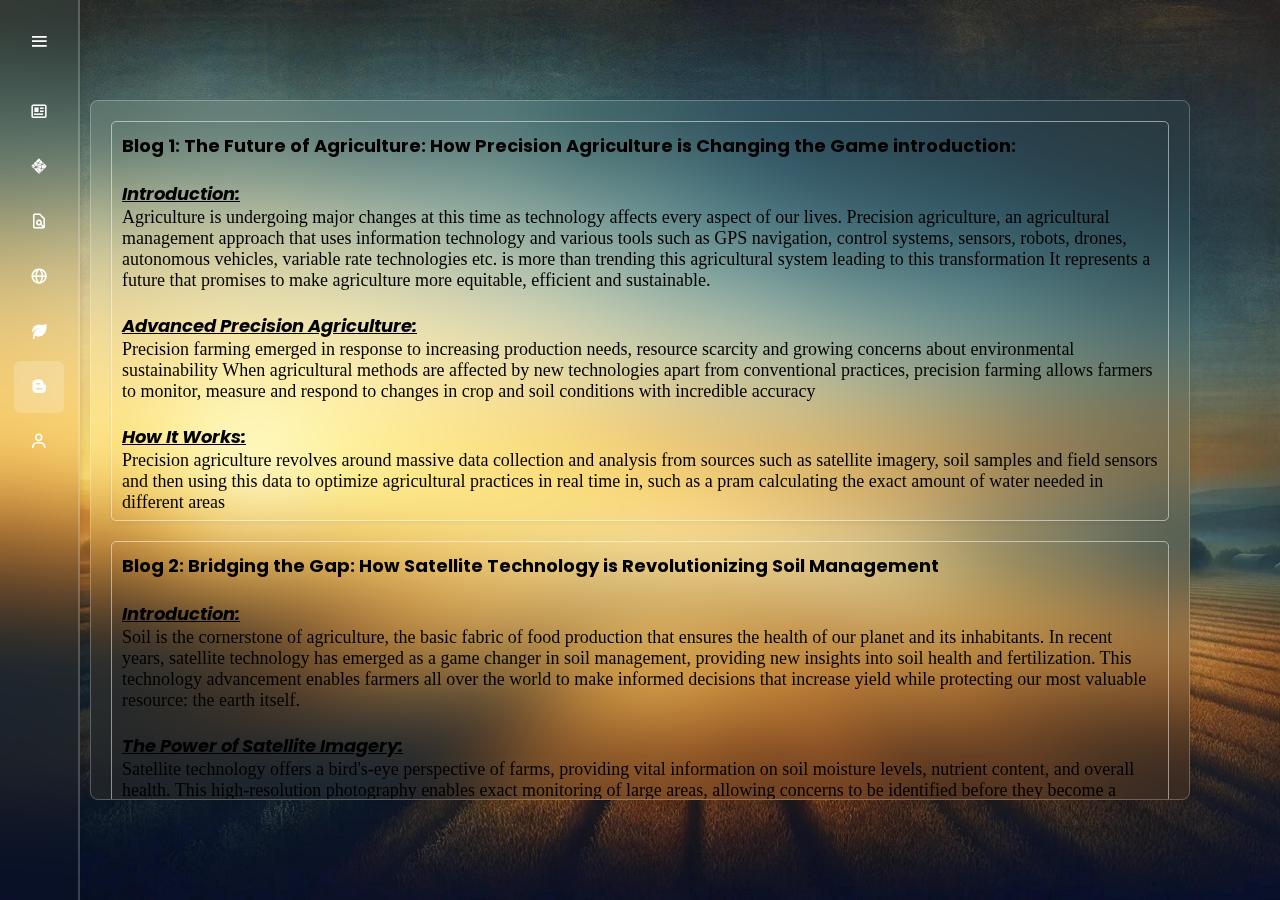
<file: templates/Blog.html>
<!DOCTYPE html>
<html lang="en">

<head>
    <meta charset="UTF-8">
    <meta http-equiv="X-UA-Compatible" content="IE=edge">
    <meta name="viewport" content="width=device-width, initial-scale=1.0">
    <title>AgroTech</title>
    <link href='https://unpkg.com/boxicons@2.1.4/css/boxicons.min.css' rel='stylesheet'>
    <style>
        @import url('https://fonts.googleapis.com/css2?family=Poppins:wght@300;400;500;600;700;800;900&display=swap');

* {
    margin: 0; 
    padding: 0; 
    box-sizing: border-box;
    font-family: 'Poppins', sans-serif;
}

body {
    min-height: 100vh;
    background: url('Blog_BG.jpg') no-repeat;
    background-size: cover;
    background-position: center;
}
#info-text-box {
    color: #000;
    border-radius: 8px;
    padding: 20px;
    width: 1100px; 
    height: 700px; 
    overflow-y: auto; 
    -webkit-backdrop-filter: blur(40px);
    backdrop-filter: blur(40px);
    border: 1px solid rgba(255, 255, 255, 0.25);
    font-family: 'Times New Roman', Times, serif;
    font-size: 20px;
    box-shadow: 0 4px 8px rgba(0, 0, 0, 0.1);
    position: absolute;
    top: 50%;
    left: 50%;
    transform: translate(-50%, -50%);
}


.inner-text-box {
    border-radius: 5px;
    padding: 10px;
    margin-bottom: 20px; 
    width: 100%; 
    height: 400px; 
    overflow-y: auto; 
    -webkit-backdrop-filter: blur(80px);
    backdrop-filter: blur(80px);
    border: 1px solid rgba(255, 255, 255, 0.5);
    font-family: 'Times New Roman', Times, serif;
    font-size: 18px;
    box-shadow: 0 2px 4px rgba(0, 0, 0, 0.05);
}

.sidebar{
    position: fixed;
    top: 0;
    left: 0;
    width: 80px;
    height: 100%;
    background: transparent;
    -webkit-backdrop-filter: blur(40px);
    backdrop-filter: blur(40px);
    border-right: 2px solid rgba(255, 255, 255, .2);
    box-shadow: 0 0 10px rgba(0, 0, 0, .2);
    padding: 6px 14px;
    transition: .5s;
}

.sidebar.active {
    width: 260px;
}

.sidebar .logo-menu {
    display: flex;
    align-items: center;
    width: 100%;
    height: 70px;
}

.sidebar .logo-menu .logo {
    font-size: 25px;
    color: #fff;
    pointer-events: none;
    opacity: 0;
    transition: .3s;
}

.sidebar.active .logo-menu .logo {
    opacity: 1;
    transition-delay: .2s;
}

.sidebar .logo-menu .toggle-btn {
    position: absolute;
    left: 50%;
    transform: translateX(-50%);
    width: 40px;
    height: 40px;
    font-size: 22px;
    color: #fff;
    text-align: center;
    line-height: 40px;
    cursor: pointer;
    transition: .5s;
}

.sidebar.active .logo-menu .toggle-btn {
    left: 90%;
}

.sidebar .list {
    margin-top: 10px;
}


.list .list-item {
    list-style: none;
    width: 100%;
    height: 50px;
    margin: 5px 0;
    line-height: 50px;
}

.list .list-item a {
    display: flex;
    align-items: center;
    font-size: 18px;
    color : #fff;
    text-decoration: none;
    border-radius: 6px;
    white-space: nowrap;
    transition: .5s;
}

.list .list-item.active a,
.list .list-item a:hover{
    background: rgba(255, 255, 255, .2);
}

.list .list-item a i {
    min-width: 50px;
    height: 50 px;
    text-align: center;
    line-height: 50px;
}

.sidebar .link-name {
    opacity: 0;
    pointer-events: none;
    transition: opacity .3s;
}

.sidebar.active .link-name {
    opacity: 1;
    pointer-events: auto;

}

</style>
</head>

<body>
    <nav class = "sidebar">
        <div class="logo-menu">
            <h2 class="logo">AGROTECH</h2>
            <i class='bx bx-menu toggle-btn'></i>
        </div>
        <ul class = "list">
            <li class = "list-item">
                <a href = "#">
                    <p onclick="openOtherPage('News.html')">
                    <i class = 'bx bx-news'></i>
                    </p>
                    <span class = "link-name"><p onclick="openOtherPage('News.html')">News</p></span>
                </a>
            </li>
            <li class = "list-item">
                <a href = "#">
                    <p onclick="openOtherPage('OurTechnology.html')"><i class = 'bx bxl-netlify'></i></p>
                    <span class = "link-name"><p onclick="openOtherPage('OurTechnology.html')">Our Technology</p></span>
                </a>
            </li>
            <li class = "list-item">
                <a href = "#">
                    <p onclick="openOtherPage('Track.html')">
                    <i class = 'bx bx-file-find'></i>
                    </p>
                    <span class = "link-name"><p onclick="openOtherPage('Track.html')">Track</p></span>
                </a>
            </li>
            <li class = "list-item">
                <a href = "#">
                    <p onclick="openOtherPage('Global Expansion.html')">
                    <i class = 'bx bx-globe'></i>
                    </p>
                    <span class = "link-name"><p onclick="openOtherPage('Global Expansion.html')">Global Expansion</p></span>
                </a>
            </li>
            <li class = "list-item">
                <a href = "#">
                    <p onclick="openOtherPage('John Deere.html')">
                    <i class = 'bx bxs-leaf'></i>
                </p>
                    <span class = "link-name"><p onclick="openOtherPage('John Deere.html')">John Deere</p></span>
                </a>
            </li>
            <li class = "list-item active">
                <a href = "#">
                    <p onclick="openOtherPage('Blog.html')">
                    <i class = 'bx bxl-blogger'></i>
                    </p>
                    <span class = "link-name"><p onclick="openOtherPage('Blog.html')">Blog</p></span>
                </a>
            </li>
            <li class = "list-item">
                <a href = "#">
                    <p onclick="openOtherPage('Contact.html')">
                    <i class = 'bx bx-user'></i>
                    </p>
                    <span class = "link-name"><p onclick="openOtherPage('Contact.html')">Contact</p></span>
                </a>
            </li>
        </ul>
    </nav>
    <div id="info-text-box">
        <div class="inner-text-box">
            <b>Blog 1: The Future of Agriculture: How Precision Agriculture is Changing the Game
                introduction:
                </b>
            <br><br>
            <i><b><u>Introduction:</u></b></i><br>

    Agriculture is undergoing major changes at this time as technology affects every aspect of our lives. Precision agriculture, an agricultural management approach that uses information technology and various tools such as GPS navigation, control systems, sensors, robots, drones, autonomous vehicles, variable rate technologies etc. is more than trending this agricultural system leading to this transformation It represents a future that promises to make agriculture more equitable, efficient and sustainable.

<br><br>

<i><b><u>Advanced Precision Agriculture:</u></b></i><br>
Precision farming emerged in response to increasing production needs, resource scarcity and growing concerns about environmental sustainability When agricultural methods are affected by new technologies apart from conventional practices, precision farming allows farmers to monitor, measure and respond to changes in crop and soil conditions with incredible accuracy
<br><br>

<i><b><u>How It Works:</u></b></i><br>
Precision agriculture revolves around massive data collection and analysis from sources such as satellite imagery, soil samples and field sensors and then using this data to optimize agricultural practices in real time in, such as a pram calculating the exact amount of water needed in different areas

<br><br>
<i><b><u>Benefits for farmers:</u></b></i><br>
The benefits of precision farming are numerous. Allowing farmers to use resources more efficiently not only increases crop yields and quality, but also reduces the impact of agricultural activities on the environment All farmers are looking for new options for them the crops and their land have flourished, with great profit and prosperity
<br><br>
<i><b><u>Future and Present:</u></b></i><br>
A future of precision agriculture holds endless possibilities. Increasing advances in technology and research are providing the next generation of farmers with tools and insights that were unimaginable just a few decades ago. Combining artificial intelligence and machine learning with precision farming also promises significant savings through automated decision-making and streamlining of farm operations that reduce some weeds are raised to improve efficiency
<br><br>

<i><b><u>Conclusion:</u></b></i><br>
Precision farming: We changed the field. Farmers can meet today’s challenges by leveraging technology and information, and assuring food security and sustainability for future generations. The importance of adopting this technology moving forward cannot be stressed enough. The future of agriculture is now, and that’s perfect.
        </div>
        <div class="inner-text-box">
            <b>Blog 2: Bridging the Gap: How Satellite Technology is Revolutionizing Soil Management
</b><br><br><i><b><u>Introduction:</u></b></i><br>
Soil is the cornerstone of agriculture, the basic fabric of food production that ensures the health of our planet and its inhabitants. In recent years, satellite technology has emerged as a game changer in soil management, providing new insights into soil health and fertilization. This technology advancement enables farmers all over the world to make informed decisions that increase yield while protecting our most valuable resource: the earth itself.
<br><br>
<i><b><u>The Power of Satellite Imagery:</u></b></i><br>
Satellite technology offers a bird's-eye perspective of farms, providing vital information on soil moisture levels, nutrient content, and overall health. This high-resolution photography enables exact monitoring of large areas, allowing concerns to be identified before they become a problem and soil management approaches to be tailored to each plot's individual needs.
<br><br>
<i><b><u>Transforming Soil Management:</u></b></i><br>
Farmers that have access to accurate, real-time soil information can better manage irrigation schedules, apply fertilizer, and implement conservation strategies. Satellite technology not only improves operational efficiency, but it also promotes sustainable farming methods by lowering runoff and minimizing environmental effect.
<br><br>
<i><b><u>The Benefits Are Clear:</u></b></i><br>
The advantages of satellite-based soil management are numerous. Improved soil health contributes to higher crop yields and higher-quality produce, whereas sustainable techniques assure the long-term viability of agricultural land. Furthermore, by lowering their reliance on water and chemical inputs, farmers may reduce costs and boost profitability while also contributing to the health of the world.
<br><br>
<i><b><u>Looking Ahead:</u></b></i><br>
As satellite technology advances, its uses in agriculture will only grow. Future advancements may include more precise soil and crop health monitoring, predictive analytics for crop diseases, and automated farming operations. The potential for innovation is enormous, pointing to a future in which satellite technology and soil management work in tandem.
<br><br>
<i><b><u>Conclusion:</u></b></i><br>
Satellite technology is transforming how we understand and manage soil, bridging the gap between traditional farming practices and the future of agriculture. This technology not only improves farming sustainability and profitability by giving farmers the tools they need to optimize soil health and crop output, but it also ensures our planet's well-being for future generations. As we continue to investigate the possibilities, one thing becomes clear: the future of soil management looks promising.

</div>

    </div>
    <script src="script.js"></script>
    <script>
        function openOtherPage(filename) {
          window.location.href = filename; // Use window.location.href for same tab
        }
      </script>
</body>
</html>
</file>
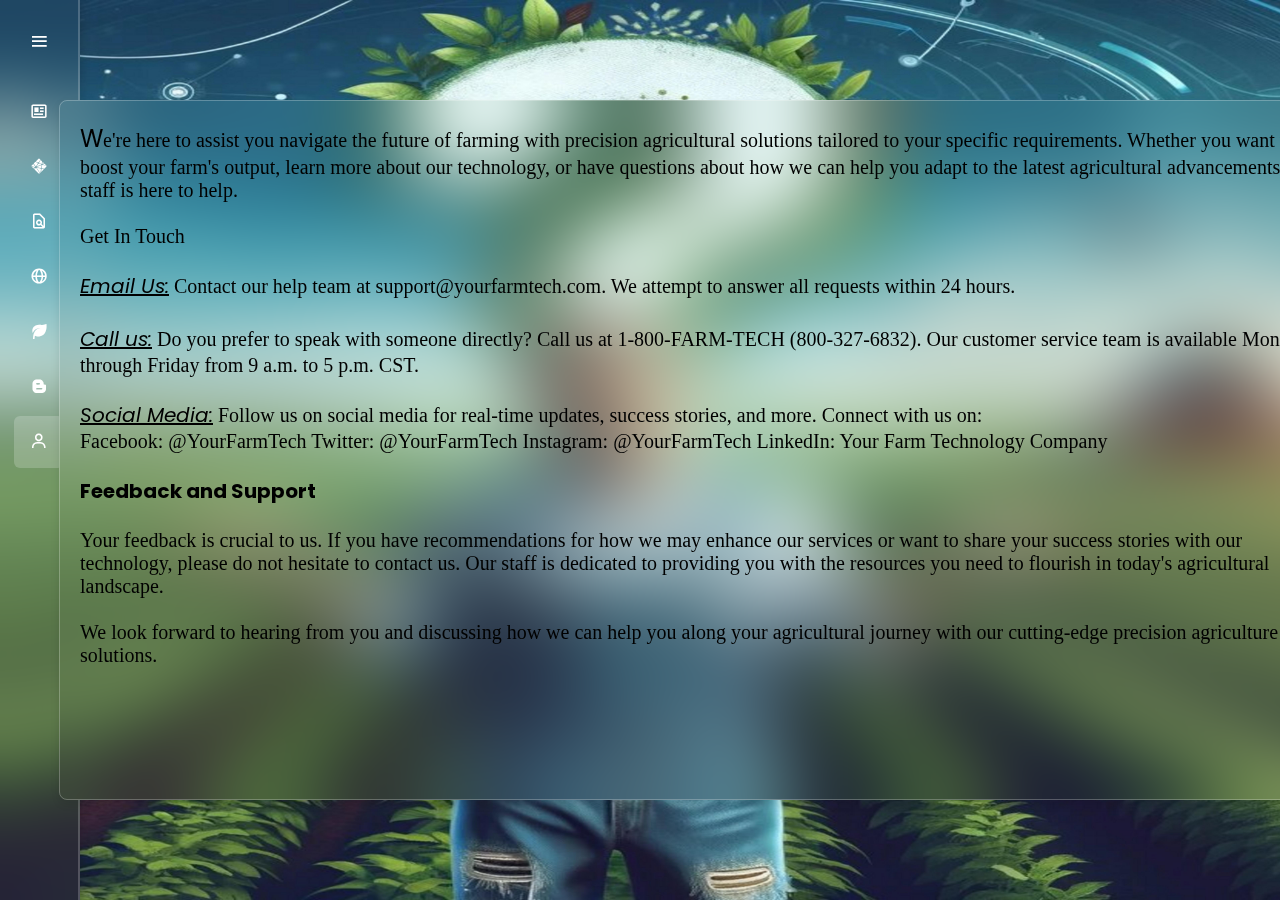
<file: templates/Contact.html>
<!DOCTYPE html>
<html lang="en">

<head>
    <meta charset="UTF-8">
    <meta http-equiv="X-UA-Compatible" content="IE=edge">
    <meta name="viewport" content="width=device-width, initial-scale=1.0">
    <title>AgroTech</title>
    <link href='https://unpkg.com/boxicons@2.1.4/css/boxicons.min.css' rel='stylesheet'>
    <style>
        @import url('https://fonts.googleapis.com/css2?family=Poppins:wght@300;400;500;600;700;800;900&display=swap');

* {
    margin: 0; 
    padding: 0; 
    box-sizing: border-box;
    font-family: 'Poppins', sans-serif;
}

body {
    min-height: 100vh;
    background: url('i20.jpg') no-repeat;
    background-size: cover;
    background-position: center;
}

.sidebar{
    position: fixed;
    top: 0;
    left: 0;
    width: 80px;
    height: 100%;
    background: transparent;
    -webkit-backdrop-filter: blur(40px);
    backdrop-filter: blur(40px);
    border-right: 2px solid rgba(255, 255, 255, .2);
    box-shadow: 0 0 10px rgba(0, 0, 0, .2);
    padding: 6px 14px;
    transition: .5s;
}

#info-text-box {
    color: #000; 
    border-radius: 8px; 
    padding: 20px; 
    width: 1290px; 
    height: 700px; 
    overflow-y: auto; 
    -webkit-backdrop-filter: blur(40px);
    backdrop-filter: blur(40px); 
    border: 1px solid rgba(255, 255, 255, 0.25); 
    font-family: 'Times New Roman', Times, serif; 
    font-size: 20px; 
    box-shadow: 0 4px 8px rgba(0, 0, 0, 0.1); 
    position: absolute; 
    top: 50%; 
    left: 55%; 
    transform: translate(-50%, -50%); 
}

.sidebar.active {
    width: 260px;
}

.sidebar .logo-menu {
    display: flex;
    align-items: center;
    width: 100%;
    height: 70px;
}

.sidebar .logo-menu .logo {
    font-size: 25px;
    color: #fff;
    pointer-events: none;
    opacity: 0;
    transition: .3s;
}

.sidebar.active .logo-menu .logo {
    opacity: 1;
    transition-delay: .2s;
}

.sidebar .logo-menu .toggle-btn {
    position: absolute;
    left: 50%;
    transform: translateX(-50%);
    width: 40px;
    height: 40px;
    font-size: 22px;
    color: #fff;
    text-align: center;
    line-height: 40px;
    cursor: pointer;
    transition: .5s;
}

.sidebar.active .logo-menu .toggle-btn {
    left: 90%;
}

.sidebar .list {
    margin-top: 10px;
}


.list .list-item {
    list-style: none;
    width: 100%;
    height: 50px;
    margin: 5px 0;
    line-height: 50px;
}

.list .list-item a {
    display: flex;
    align-items: center;
    font-size: 18px;
    color : #fff;
    text-decoration: none;
    border-radius: 6px;
    white-space: nowrap;
    transition: .5s;
}

.list .list-item.active a,
.list .list-item a:hover{
    background: rgba(255, 255, 255, .2);
}

.list .list-item a i {
    min-width: 50px;
    height: 50 px;
    text-align: center;
    line-height: 50px;
}

.sidebar .link-name {
    opacity: 0;
    pointer-events: none;
    transition: opacity .3s;
}

.sidebar.active .link-name {
    opacity: 1;
    pointer-events: auto;

}
    </style>
</head>

<body>
    <nav class = "sidebar">
        <div class="logo-menu">
            <h2 class="logo">AGROTECH</h2>
            <i class='bx bx-menu toggle-btn'></i>
        </div>
        <ul class = "list">
            <li class = "list-item">
                <a href = "#">
                    <p onclick="openOtherPage('News.html')">
                    <i class = 'bx bx-news'></i>
                    </p>
                    <span class = "link-name"><p onclick="openOtherPage('News.html')">News</p></span>
                </a>
            </li>
            <li class = "list-item">
                <a href = "#">
                    <p onclick="openOtherPage('OurTechnology.html')"><i class = 'bx bxl-netlify'></i></p>
                    <span class = "link-name"><p onclick="openOtherPage('OurTechnology.html')">Our Technology</p></span>
                </a>
            </li>
            <li class = "list-item">
                <a href = "#">
                    <p onclick="openOtherPage('Track.html')">
                    <i class = 'bx bx-file-find'></i>
                    </p>
                    <span class = "link-name"><p onclick="openOtherPage('Track.html')">Track</p></span>
                </a>
            </li>
            <li class = "list-item">
                <a href = "#">
                    <p onclick="openOtherPage('Global Expansion.html')">
                    <i class = 'bx bx-globe'></i>
                    </p>
                    <span class = "link-name"><p onclick="openOtherPage('Global Expansion.html')">Global Expansion</p></span>
                </a>
            </li>
            <li class = "list-item">
                <a href = "#">
                    <p onclick="openOtherPage('John Deere.html')">
                    <i class = 'bx bxs-leaf'></i>
                </p>
                    <span class = "link-name"><p onclick="openOtherPage('John Deere.html')">John Deere</p></span>
                </a>
            </li>
            <li class = "list-item">
                <a href = "#">
                    <p onclick="openOtherPage('Blog.html')">
                    <i class = 'bx bxl-blogger'></i>
                    </p>
                    <span class = "link-name"><p onclick="openOtherPage('Blog.html')">Blog</p></span>
                </a>
            </li>
            <li class = "list-item active">
                <a href = "#">
                    <p onclick="openOtherPage('Contact.html')">
                    <i class = 'bx bx-user'></i>
                    </p>
                    <span class = "link-name"><p onclick="openOtherPage('Contact.html')">Contact</p></span>
                </a>
            </li>
        </ul>
    </nav>
    <div id="info-text-box">
        <big>W</big>e're here to assist you navigate the future of farming with precision agricultural solutions tailored to your specific requirements. Whether you want to boost your farm's output, learn more about our technology, or have questions about how we can help you adapt to the latest agricultural advancements, our staff is here to help.
<br><br>
Get In Touch<br><br>
<u><i>Email Us:</i></u> Contact our help team at support@yourfarmtech.com. We attempt to answer all requests within 24 hours.
<br><br>
<u><i>Call us:</i></u> Do you prefer to speak with someone directly? Call us at 1-800-FARM-TECH (800-327-6832). Our customer service team is available Monday through Friday from 9 a.m. to 5 p.m. CST.
<br><br>
<u><i>Social Media:</i></u> Follow us on social media for real-time updates, success stories, and more. Connect with us on:
<br>
Facebook: @YourFarmTech
Twitter: @YourFarmTech
Instagram: @YourFarmTech
LinkedIn: Your Farm Technology Company
<br><br>
<b>Feedback and Support</b><br>
<br>
Your feedback is crucial to us. If you have recommendations for how we may enhance our services or want to share your success stories with our technology, please do not hesitate to contact us. Our staff is dedicated to providing you with the resources you need to flourish in today's agricultural landscape.
<br><br>
We look forward to hearing from you and discussing how we can help you along your agricultural journey with our cutting-edge precision agriculture solutions.

    </div>
    <script src="script.js"></script>
    <script>
        function openOtherPage(filename) {
          window.location.href = filename; // Use window.location.href for same tab
        }
      </script>
</body>
</html>
</file>
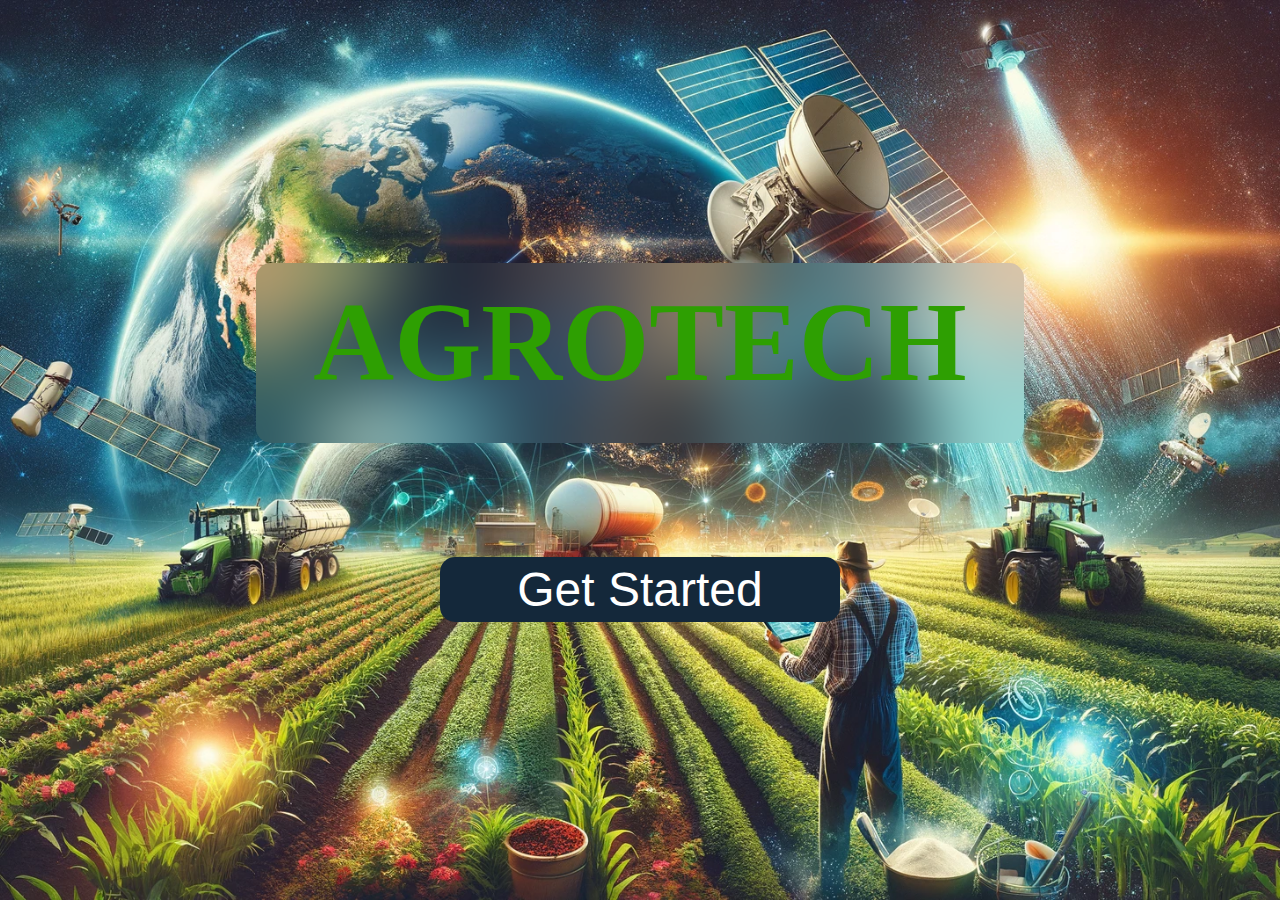
<file: templates/GetStarted.html>
<html>
<head>
<meta charset="UTF-8">
<meta name="viewport" content="width=device-width, initial-scale=1.0">
<title>AGROTECH</title>
<style>
  body, html {
    height: 100%;
    margin: 0;
    display: flex;
    justify-content: center;
    align-items: center;
    flex-direction: column;
    background: url('TitlePage_BG.webp') no-repeat center center fixed;
    background-size: cover;
  }
  .background-blur-box {
    position: absolute;
    margin-top: -195px;
    width: 60%; 
    height: 20%; 
    -webkit-backdrop-filter: blur(40px);
    backdrop-filter: blur(40px);
    border-radius: 15px;
    z-index: 1; 
  }
  .agrotech-logo {
    font-size: 7em;
    font-weight: bold;
    color: #2e9f02;
    position: relative;
    z-index: 2; 
  }
  .get-started {
    margin-top: 150px;
    font-size: 3em;
    padding: 5px 10px;
    background: #14283a;
    color: white;
    border: none;
    cursor: pointer;
    width: 400px;
    border-radius: 15px;
    z-index: 2; 
  }
</style>
</head>
<body>

<div class="background-blur-box"></div> 
<div class="agrotech-logo">AGROTECH</div>
<button class="get-started" onclick="openOtherPage('News.html')">Get Started</button>
        <script>
            function openOtherPage(filename) {
              window.location.href = filename; 
            }
          </script>
    </body>
</html>
</file>
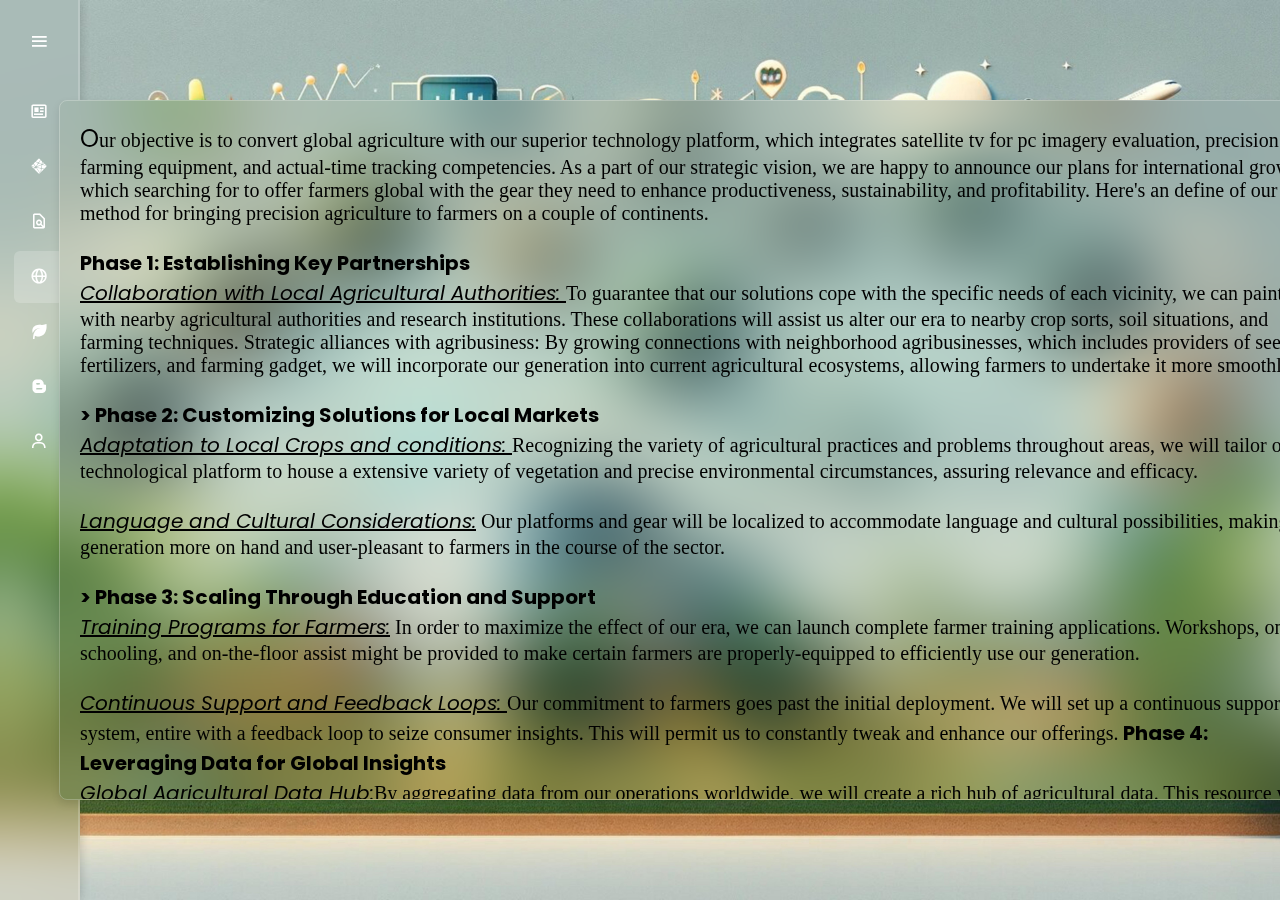
<file: templates/Global Expansion.html>
<!DOCTYPE html>
<html lang="en">
    <head>
        <meta charset="UTF-8">
    <meta http-equiv="X-UA-Compatible" content="IE=edge">
    <meta name="viewport" content="width=device-width, initial-scale=1.0">
    <title>Sidebar Menu using HTML and CSS | AgriTech</title>
    <link href='https://unpkg.com/boxicons@2.1.4/css/boxicons.min.css' rel='stylesheet'>
    <style>
        @import url('https://fonts.googleapis.com/css2?family=Poppins:wght@300;400;500;600;700;800;900&display=swap');

* {
    margin: 0; 
    padding: 0; 
    box-sizing: border-box;
    font-family: 'Poppins', sans-serif;
}

body {
    min-height: 100vh;
    background: url('GlobalExpansion_BG.jpg') no-repeat;
    background-size: cover;
    background-position: center;
}

.sidebar{
    position: fixed;
    top: 0;
    left: 0;
    width: 80px;
    height: 100%;
    background: transparent;
    -webkit-backdrop-filter: blur(40px);
    backdrop-filter: blur(40px);
    border-right: 2px solid rgba(255, 255, 255, .2);
    box-shadow: 0 0 10px rgba(0, 0, 0, .2);
    padding: 6px 14px;
    transition: .5s;
}

#info-text-box {
    color: #000;
    border-radius: 8px;
    padding: 20px;
    width: 1290px;
    height: 700px;
    overflow-y: auto;
    -webkit-backdrop-filter: blur(40px);
    backdrop-filter: blur(40px);
    border: 1px solid rgba(255, 255, 255, 0.25);
    font-family: 'Times New Roman', Times, serif;
    font-size: 20px;
    box-shadow: 0 4px 8px rgba(0, 0, 0, 0.1);
    position: absolute;
    top: 50%;
    left: 55%;
    transform: translate(-50%, -50%);
}



.sidebar.active {
    width: 260px;
}

.sidebar .logo-menu {
    display: flex;
    align-items: center;
    width: 100%;
    height: 70px;
}

.sidebar .logo-menu .logo {
    font-size: 25px;
    color: #fff;
    pointer-events: none;
    opacity: 0;
    transition: .3s;
}

.sidebar.active .logo-menu .logo {
    opacity: 1;
    transition-delay: .2s;
}

.sidebar .logo-menu .toggle-btn {
    position: absolute;
    left: 50%;
    transform: translateX(-50%);
    width: 40px;
    height: 40px;
    font-size: 22px;
    color: #fff;
    text-align: center;
    line-height: 40px;
    cursor: pointer;
    transition: .5s;
}

.sidebar.active .logo-menu .toggle-btn {
    left: 90%;
}

.sidebar .list {
    margin-top: 10px;
}


.list .list-item {
    list-style: none;
    width: 100%;
    height: 50px;
    margin: 5px 0;
    line-height: 50px;
}

.list .list-item a {
    display: flex;
    align-items: center;
    font-size: 18px;
    color : #fff;
    text-decoration: none;
    border-radius: 6px;
    white-space: nowrap;
    transition: .5s;
}

.list .list-item.active a,
.list .list-item a:hover{
    background: rgba(255, 255, 255, .2);
}

.list .list-item a i {
    min-width: 50px;
    height: 50 px;
    text-align: center;
    line-height: 50px;
}

.sidebar .link-name {
    opacity: 0;
    pointer-events: none;
    transition: opacity .3s;
}

.sidebar.active .link-name {
    opacity: 1;
    pointer-events: auto;

}
</style>
    </head>
    <body>
        <nav class = "sidebar">
        <div class="logo-menu">
            <h2 class="logo">AGROTECH</h2>
            <i class='bx bx-menu toggle-btn'></i>
        </div>
        <ul class = "list">
            <li class = "list-item">
                <a href = "#">
                    <p onclick="openOtherPage('News.html')">
                    <i class = 'bx bx-news'></i>
                    </p>
                    <span class = "link-name"><p onclick="openOtherPage('News.html')">News</p></span>
                </a>
            </li>
            <li class = "list-item">
                <a href = "#">
                    <p onclick="openOtherPage('OurTechnology.html')"><i class = 'bx bxl-netlify'></i></p>
                    <span class = "link-name"><p onclick="openOtherPage('OurTechnology.html')">Our Technology</p></span>
                </a>
            </li>
            <li class = "list-item">
                <a href = "#">
                    <p onclick="openOtherPage('Track.html')">
                    <i class = 'bx bx-file-find'></i>
                    </p>
                    <span class = "link-name"><p onclick="openOtherPage('Track.html')">Track</p></span>
                </a>
            </li>
            <li class = "list-item active">
                <a href = "#">
                    <p onclick="openOtherPage('Global Expansion.html')">
                    <i class = 'bx bx-globe'></i>
                    </p>
                    <span class = "link-name"><p onclick="openOtherPage('Global Expansion.html')">Global Expansion</p></span>
                </a>
            </li>
            <li class = "list-item">
                <a href = "#">
                    <p onclick="openOtherPage('John Deere.html')">
                    <i class = 'bx bxs-leaf'></i>
                </p>
                    <span class = "link-name"><p onclick="openOtherPage('John Deere.html')">John Deere</p></span>
                </a>
            </li>
            <li class = "list-item">
                <a href = "#">
                    <p onclick="openOtherPage('Blog.html')">
                    <i class = 'bx bxl-blogger'></i>
                    </p>
                    <span class = "link-name"><p onclick="openOtherPage('Blog.html')">Blog</p></span>
                </a>
            </li>
            <li class = "list-item">
                <a href = "#">
                    <p onclick="openOtherPage('Contact.html')">
                    <i class = 'bx bx-user'></i>
                    </p>
                    <span class = "link-name"><p onclick="openOtherPage('Contact.html')">Contact</p></span>
                </a>
            </li>
        </ul>
    </nav>
    <div id="info-text-box">
        <big>O</big>ur objective is to convert global agriculture with our superior technology platform, which integrates satellite tv for pc imagery evaluation, precision farming equipment, and actual-time tracking competencies. As a part of our strategic vision, we are happy to announce our plans for international growth, which searching for to offer farmers global with the gear they need to enhance productiveness, sustainability, and profitability. Here's an define of our method for bringing precision agriculture to farmers on a couple of continents.
<br><br>
<b>Phase 1: Establishing Key Partnerships</b>
<br>
<i><u>Collaboration with Local Agricultural Authorities: </u></i> To guarantee that our solutions cope with the specific needs of each vicinity, we can paintings with nearby agricultural authorities and research institutions. These collaborations will assist us alter our era to nearby crop sorts, soil situations, and farming techniques.
Strategic alliances with agribusiness: By growing connections with neighborhood agribusinesses, which includes providers of seeds, fertilizers, and farming gadget, we will incorporate our generation into current agricultural ecosystems, allowing farmers to undertake it more smoothly.

<br><br>
<b>> Phase 2: Customizing Solutions for Local Markets</b><br>
<i><u>Adaptation to Local Crops and conditions: </u></i>Recognizing the variety of agricultural practices and problems throughout areas, we will tailor our technological platform to house a extensive variety of vegetation and precise environmental circumstances, assuring relevance and efficacy.

<br><br>
<i><u>Language and Cultural Considerations:</u></i> Our platforms and gear will be localized to accommodate language and cultural possibilities, making our generation more on hand and user-pleasant to farmers in the course of the sector.

<br><br>
<b>> Phase 3: Scaling Through Education and Support
</b><br>
<i><u>Training Programs for Farmers:</u></i> In order to maximize the effect of our era, we can launch complete farmer training applications. Workshops, on line schooling, and on-the-floor assist might be provided to make certain farmers are properly-equipped to efficiently use our generation.
<br><br>
<i><u>Continuous Support and Feedback Loops: </u></i>Our commitment to farmers goes past the initial deployment. We will set up a continuous support system, entire with a feedback loop to seize consumer insights. This will permit us to constantly tweak and enhance our offerings.
<b> Phase 4: Leveraging Data for Global Insights</b><br>
<i><u>Global Agricultural Data Hub:</u></i>By aggregating data from our operations worldwide, we will create a rich hub of agricultural data. This resource will offer invaluable insights into global agricultural trends, crop performance, and best practices, benefiting the wider farming community.

<i><u>Innovative Research and Development: </u></i> Utilizing the global data collected, our R&D team will focus on developing new features, too
ls, and technologies that address emerging agricultural challenges, driving further innovation in the sector.

<br><br>
<b>Looking Forward</b><br><br>
As we embark on this global expansion, our goal is to make precision agriculture not just a possibility but a reality for farmers everywhere, regardless of the size of their operations or their location. We believe that by providing access to our cutting-edge technology, we can help create a more sustainable, efficient, and productive global food system.
<br><br>
Our journey is just beginning, and we are committed to working closely with communities, governments, and industry partners worldwide to realize the full potential of precision agriculture. Together, we can transform the future of farming, ensuring food security and environmental sustainability for generations to come.

<br><br>

</div>
<script src="script.js"></script>
    <script>
        function openOtherPage(filename) {
          window.location.href = filename; // Use window.location.href for same tab
        }
      </script>
    </body>
</html>
</file>
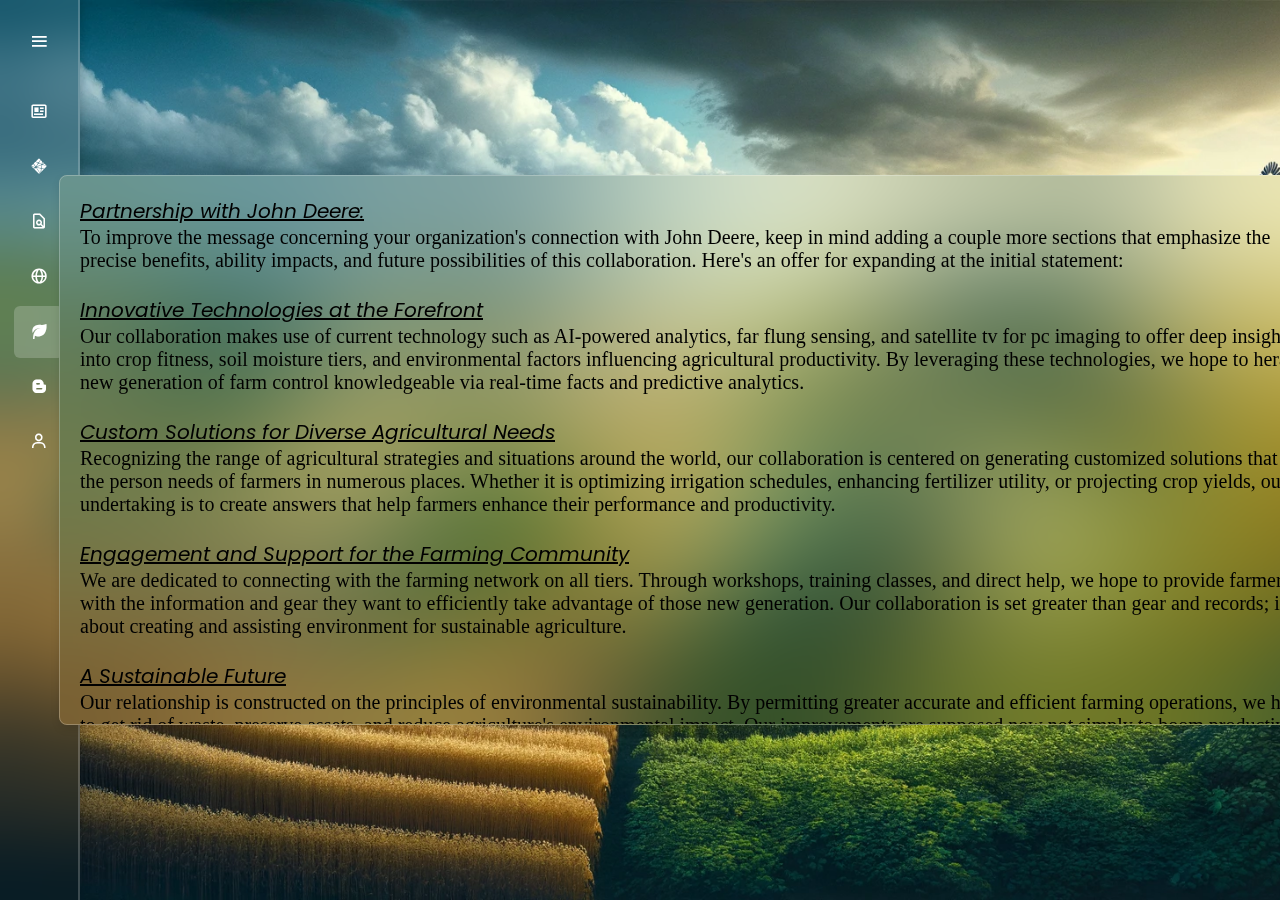
<file: templates/John Deere.html>
<!DOCTYPE html>
<html lang="en">

<head>
    <meta charset="UTF-8">
    <meta http-equiv="X-UA-Compatible" content="IE=edge">
    <meta name="viewport" content="width=device-width, initial-scale=1.0">
    <title>AgroTech</title>
    <link href='https://unpkg.com/boxicons@2.1.4/css/boxicons.min.css' rel='stylesheet'>
    <style>
        @import url('https://fonts.googleapis.com/css2?family=Poppins:wght@300;400;500;600;700;800;900&display=swap');

* {
    margin: 0; 
    padding: 0; 
    box-sizing: border-box;
    font-family: 'Poppins', sans-serif;
}

#info-text-box {
    color: #000; 
    border-radius: 8px; 
    padding: 20px; 
    width: 1290px; 
    height: 550px; 
    overflow-y: auto; 
    -webkit-backdrop-filter: blur(70px); 
    backdrop-filter: blur(70px); 
    border: 1px solid rgba(255, 255, 255, 0.25); 
    font-family: 'Times New Roman', Times, serif; 
    font-size: 20px; 
    box-shadow: 0 4px 8px rgba(0, 0, 0, 0.1); 
    position: absolute; 
    top: 50%; 
    left: 55%; 
    transform: translate(-50%, -50%); 
}

body {
    min-height: 100vh;
    background: url('JohnDeere_BG.webp') no-repeat;
    background-size: cover;
    background-position: center;
}

.sidebar{
    position: fixed;
    top: 0;
    left: 0;
    width: 80px;
    height: 100%;
    background: transparent;
    -webkit-backdrop-filter: blur(40px);
    backdrop-filter: blur(40px);
    border-right: 2px solid rgba(255, 255, 255, .2);
    box-shadow: 0 0 10px rgba(0, 0, 0, .2);
    padding: 6px 14px;
    transition: .5s;
}

.sidebar.active {
    width: 260px;
}

.sidebar .logo-menu {
    display: flex;
    align-items: center;
    width: 100%;
    height: 70px;
}

.sidebar .logo-menu .logo {
    font-size: 25px;
    color: #fff;
    pointer-events: none;
    opacity: 0;
    transition: .3s;
}

.sidebar.active .logo-menu .logo {
    opacity: 1;
    transition-delay: .2s;
}

.sidebar .logo-menu .toggle-btn {
    position: absolute;
    left: 50%;
    transform: translateX(-50%);
    width: 40px;
    height: 40px;
    font-size: 22px;
    color: #fff;
    text-align: center;
    line-height: 40px;
    cursor: pointer;
    transition: .5s;
}

.sidebar.active .logo-menu .toggle-btn {
    left: 90%;
}

.sidebar .list {
    margin-top: 10px;
}


.list .list-item {
    list-style: none;
    width: 100%;
    height: 50px;
    margin: 5px 0;
    line-height: 50px;
}

.list .list-item a {
    display: flex;
    align-items: center;
    font-size: 18px;
    color : #fff;
    text-decoration: none;
    border-radius: 6px;
    white-space: nowrap;
    transition: .5s;
}

.list .list-item.active a,
.list .list-item a:hover{
    background: rgba(255, 255, 255, .2);
}

.list .list-item a i {
    min-width: 50px;
    height: 50 px;
    text-align: center;
    line-height: 50px;
}

.sidebar .link-name {
    opacity: 0;
    pointer-events: none;
    transition: opacity .3s;
}

.sidebar.active .link-name {
    opacity: 1;
    pointer-events: auto;

}
    </style>
</head>

    </head>
    <body>
        <nav class = "sidebar">
            <div class="logo-menu">
                <h2 class="logo">AGROTECH</h2>
                <i class='bx bx-menu toggle-btn'></i>
            </div>
            <ul class = "list">
                <li class = "list-item">
                    <a href = "#">
                        <p onclick="openOtherPage('News.html')">
                        <i class = 'bx bx-news'></i>
                        </p>
                        <span class = "link-name"><p onclick="openOtherPage('News.html')">News</p></span>
                    </a>
                </li>
                <li class = "list-item">
                    <a href = "#">
                        <p onclick="openOtherPage('OurTechnology.html')"><i class = 'bx bxl-netlify'></i></p>
                        <span class = "link-name"><p onclick="openOtherPage('OurTechnology.html')">Our Technology</p></span>
                    </a>
                </li>
                <li class = "list-item">
                    <a href = "#">
                        <p onclick="openOtherPage('Track.html')">
                        <i class = 'bx bx-file-find'></i>
                        </p>
                        <span class = "link-name"><p onclick="openOtherPage('Track.html')">Track</p></span>
                    </a>
                </li>
                <li class = "list-item">
                    <a href = "#">
                        <p onclick="openOtherPage('Global Expansion.html')">
                        <i class = 'bx bx-globe'></i>
                        </p>
                        <span class = "link-name"><p onclick="openOtherPage('Global Expansion.html')">Global Expansion</p></span>
                    </a>
                </li>
                <li class = "list-item active">
                    <a href = "#">
                        <p onclick="openOtherPage('John Deere.html')">
                        <i class = 'bx bxs-leaf'></i>
                    </p>
                        <span class = "link-name"><p onclick="openOtherPage('John Deere.html')">John Deere</p></span>
                    </a>
                </li>
                <li class = "list-item">
                    <a href = "#">
                        <p onclick="openOtherPage('Blog.html')">
                        <i class = 'bx bxl-blogger'></i>
                        </p>
                        <span class = "link-name"><p onclick="openOtherPage('Blog.html')">Blog</p></span>
                    </a>
                </li>
                <li class = "list-item">
                    <a href = "#">
                        <p onclick="openOtherPage('Contact.html')">
                        <i class = 'bx bx-user'></i>
                        </p>
                        <span class = "link-name"><p onclick="openOtherPage('Contact.html')">Contact</p></span>
                    </a>
                </li>
            </ul>
        </nav>
        <div id="info-text-box">
            <i><u>Partnership with John Deere: </u></i><br>
            To improve the message concerning your organization's connection with John Deere, keep in mind adding a couple more sections that emphasize the precise benefits, ability impacts, and future possibilities of this collaboration. Here's an offer for expanding at the initial statement:
    <br><br>
    <i><u>Innovative Technologies at the Forefront</u></i>
    <br>Our collaboration makes use of current technology such as AI-powered analytics, far flung sensing, and satellite tv for pc imaging to offer deep insights into crop fitness, soil moisture tiers, and environmental factors influencing agricultural productivity. By leveraging these technologies, we hope to herald a new generation of farm control knowledgeable via real-time facts and predictive analytics.
    <br><br>
    <i><u>Custom Solutions for Diverse Agricultural Needs</u></i>
    <br>Recognizing the range of agricultural strategies and situations around the world, our collaboration is centered on generating customized solutions that meet the person needs of farmers in numerous places. Whether it is optimizing irrigation schedules, enhancing fertilizer utility, or projecting crop yields, our undertaking is to create answers that help farmers enhance their performance and productivity.
    <br><br>
    <i><u>Engagement and Support for the Farming Community</u></i><br>
    We are dedicated to connecting with the farming network on all tiers. Through workshops, training classes, and direct help, we hope to provide farmers with the information and gear they want to efficiently take advantage of those new generation. Our collaboration is set greater than gear and records; it's about creating and assisting environment for sustainable agriculture.
    
    <br><br>
    <i><u>A Sustainable Future
    </u></i><br>
    Our relationship is constructed on the principles of environmental sustainability. By permitting greater accurate and efficient farming operations, we hope to get rid of waste, preserve assets, and reduce agriculture's environmental impact. Our improvements are supposed now not simply to boom productivity, however also to guard the environment and maintain it for destiny generations.
    <br><br>
    <i><u>Join Us on This Transformative Journey
    </u></i><br>     
    As we start this interesting adventure, we invite farmers, agricultural professionals, and the general public to join us in converting agriculture. Stay in contact for updates on our paintings, area success stories, and methods to get concerned. Together, we are able to make sure agriculture's long-time period viability, productivity, and prosperity.
    
    </div>
        <script src="script.js"></script>
        <script>
            function openOtherPage(filename) {
              window.location.href = filename; // Use window.location.href for same tab
            }
          </script>

    </body>
</html>
</file>
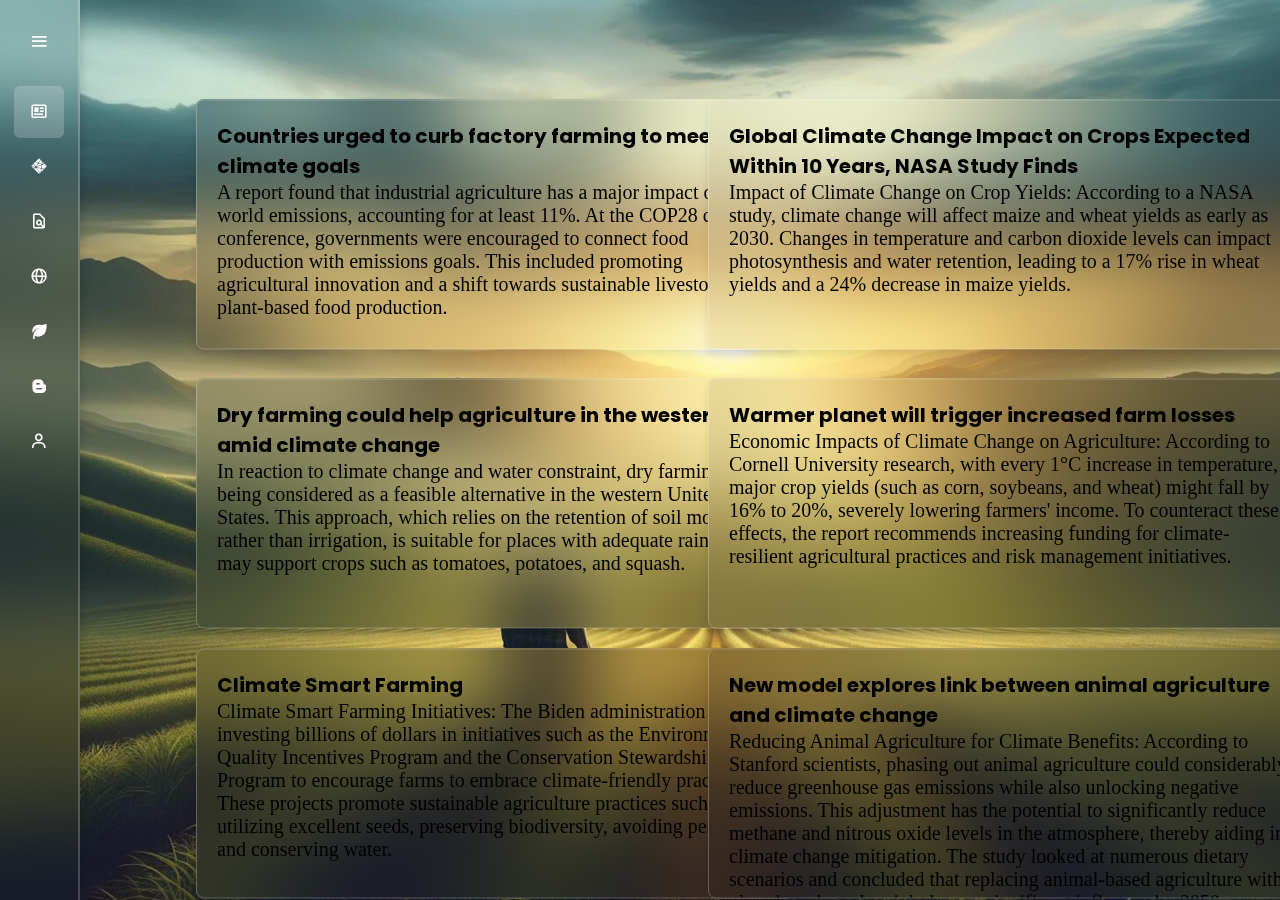
<file: templates/News.html>
<!DOCTYPE html>
<html lang="en">

<head>
    <meta charset="UTF-8">
    <meta http-equiv="X-UA-Compatible" content="IE=edge">
    <meta name="viewport" content="width=device-width, initial-scale=1.0">
    <title>Sidebar Menu using HTML and CSS | AgriTech</title>
    <link href='https://unpkg.com/boxicons@2.1.4/css/boxicons.min.css' rel='stylesheet'>
    <style>
        @import url('https://fonts.googleapis.com/css2?family=Poppins:wght@300;400;500;600;700;800;900&display=swap');

* {
    margin: 0; 
    padding: 0; 
    box-sizing: border-box;
    font-family: 'Poppins', sans-serif;
}

body {
    min-height: 100vh;
    background: url('News_BG.jpg') no-repeat;
    background-size: cover;
    background-position: center;
}

.sidebar{
    position: fixed;
    top: 0;
    left: 0;
    width: 80px;
    height: 100%;
    background: transparent;
    -webkit-backdrop-filter: blur(40px);
    backdrop-filter: blur(40px);
    border-right: 2px solid rgba(255, 255, 255, .2);
    box-shadow: 0 0 10px rgba(0, 0, 0, .2);
    padding: 6px 14px;
    transition: .5s;
}

#info-text-box-1 {
    color: #000;
    border-radius: 8px;
    padding: 20px;
    width: 600px;
    height: 250px;
    overflow-y: auto;
    -webkit-backdrop-filter: blur(40px);
    backdrop-filter: blur(40px);
    border: 1px solid rgba(255, 255, 255, 0.25);
    font-family: 'Times New Roman', Times, serif;
    font-size: 20px;
    box-shadow: 0 4px 8px rgba(0, 0, 0, 0.1);
    position: absolute;
    top: 18%;
    left: 20%;
    transform: translate(-10%, -25%);
}

#info-text-box-2 {
    color: #000; 
    border-radius: 8px; 
    padding: 20px; 
    width: 600px; 
    height: 250px; 
    overflow-y: auto; 
    -webkit-backdrop-filter: blur(40px); 
    backdrop-filter: blur(40px); 
    border: 1px solid rgba(255, 255, 255, 0.25); 
    font-family: 'Times New Roman', Times, serif; 
    font-size: 20px; 
    box-shadow: 0 4px 8px rgba(0, 0, 0, 0.1); 
    position: absolute; 
    top: 18%; 
    left: 60%; 
    transform: translate(-10%, -25%); 
}

#info-text-box-3 {
    color: #000; 
    border-radius: 8px; 
    padding: 20px; 
    width: 600px; 
    height: 250px; 
    overflow-y: auto; 
    -webkit-backdrop-filter: blur(40px);
    backdrop-filter: blur(40px);
    border: 1px solid rgba(255, 255, 255, 0.25); 
    font-family: 'Times New Roman', Times, serif; 
    font-size: 20px; 
    box-shadow: 0 4px 8px rgba(0, 0, 0, 0.1); 
    position: absolute; 
    top: 49%; 
    left: 20%; 
    transform: translate(-10%, -25%); 
}

#info-text-box-4 {
    color: #000; 
    border-radius: 8px; 
    padding: 20px; 
    width: 600px; 
    height: 250px; 
    overflow-y: auto; 
    -webkit-backdrop-filter: blur(40px); 
    backdrop-filter: blur(40px); 
    border: 1px solid rgba(255, 255, 255, 0.25); 
    font-family: 'Times New Roman', Times, serif; 
    font-size: 20px; 
    box-shadow: 0 4px 8px rgba(0, 0, 0, 0.1); 
    position: absolute; 
    top: 49%; 
    left: 60%; 
    transform: translate(-10%, -25%); 
}

#info-text-box-5 {
    color: #000;
    border-radius: 8px; 
    padding: 20px; 
    width: 600px; 
    height: 250px; 
    overflow-y: auto; 
    -webkit-backdrop-filter: blur(40px); 
    backdrop-filter: blur(40px); 
    border: 1px solid rgba(255, 255, 255, 0.25); 
    font-family: 'Times New Roman', Times, serif; 
    font-size: 20px; 
    box-shadow: 0 4px 8px rgba(0, 0, 0, 0.1); 
    position: absolute; 
    top: 79%; 
    left: 20%; 
    transform: translate(-10%, -25%); 
}

#info-text-box-6 {
    color: #000; 
    border-radius: 8px; 
    padding: 20px; 
    width: 600px; 
    height: 250px; 
    overflow-y: auto; 
    -webkit-backdrop-filter: blur(40px); 
    backdrop-filter: blur(40px); 
    border: 1px solid rgba(255, 255, 255, 0.25); 
    font-family: 'Times New Roman', Times, serif; 
    font-size: 20px; 
    box-shadow: 0 4px 8px rgba(0, 0, 0, 0.1); 
    position: absolute; 
    top: 79%; 
    left: 60%; 
    transform: translate(-10%, -25%);
}

.sidebar.active {
    width: 260px;
}

.sidebar .logo-menu {
    display: flex;
    align-items: center;
    width: 100%;
    height: 70px;
}

.sidebar .logo-menu .logo {
    font-size: 25px;
    color: #fff;
    pointer-events: none;
    opacity: 0;
    transition: .3s;
}

.sidebar.active .logo-menu .logo {
    opacity: 1;
    transition-delay: .2s;
}

.sidebar .logo-menu .toggle-btn {
    position: absolute;
    left: 50%;
    transform: translateX(-50%);
    width: 40px;
    height: 40px;
    font-size: 22px;
    color: #fff;
    text-align: center;
    line-height: 40px;
    cursor: pointer;
    transition: .5s;
}

.sidebar.active .logo-menu .toggle-btn {
    left: 90%;
}

.sidebar .list {
    margin-top: 10px;
}


.list .list-item {
    list-style: none;
    width: 100%;
    height: 50px;
    margin: 5px 0;
    line-height: 50px;
}

.list .list-item a {
    display: flex;
    align-items: center;
    font-size: 18px;
    color : #fff;
    text-decoration: none;
    border-radius: 6px;
    white-space: nowrap;
    transition: .5s;
}

.list .list-item.active a,
.list .list-item a:hover{
    background: rgba(255, 255, 255, .2);
}

.list .list-item a i {
    min-width: 50px;
    height: 50 px;
    text-align: center;
    line-height: 50px;
}

.sidebar .link-name {
    opacity: 0;
    pointer-events: none;
    transition: opacity .3s;
}

.sidebar.active .link-name {
    opacity: 1;
    pointer-events: auto;

}
    </style>
</head>

<body>
    <nav class = "sidebar">
        <div class="logo-menu">
            <h2 class="logo">AGROTECH</h2>
            <i class='bx bx-menu toggle-btn'></i>
        </div>
        <ul class = "list">
            <li class = "list-item active">
                <a href = "#">
                    <p onclick="openOtherPage('News.html')">
                    <i class = 'bx bx-news'></i>
                    </p>
                    <span class = "link-name"><p onclick="openOtherPage('News.html')">News</p></span>
                </a>
            </li>
            <li class = "list-item">
                <a href = "#">
                    <p onclick="openOtherPage('OurTechnology.html')"><i class = 'bx bxl-netlify'></i></p>
                    <span class = "link-name"><p onclick="openOtherPage('OurTechnology.html')">Our Technology</p></span>
                </a>
            </li>
            <li class = "list-item">
                <a href = "#">
                    <p onclick="openOtherPage('Track.html')">
                    <i class = 'bx bx-file-find'></i>
                    </p>
                    <span class = "link-name"><p onclick="openOtherPage('Track.html')">Track</p></span>
                </a>
            </li>
            <li class = "list-item">
                <a href = "#">
                    <p onclick="openOtherPage('Global Expansion.html')">
                    <i class = 'bx bx-globe'></i>
                    </p>
                    <span class = "link-name"><p onclick="openOtherPage('Global Expansion.html')">Global Expansion</p></span>
                </a>
            </li>
            <li class = "list-item">
                <a href = "#">
                    <p onclick="openOtherPage('John Deere.html')">
                    <i class = 'bx bxs-leaf'></i>
                </p>
                    <span class = "link-name"><p onclick="openOtherPage('John Deere.html')">John Deere</p></span>
                </a>
            </li>
            <li class = "list-item">
                <a href = "#">
                    <p onclick="openOtherPage('Blog.html')">
                    <i class = 'bx bxl-blogger'></i>
                    </p>
                    <span class = "link-name"><p onclick="openOtherPage('Blog.html')">Blog</p></span>
                </a>
            </li>
            <li class = "list-item">
                <a href = "#">
                    <p onclick="openOtherPage('Contact.html')">
                    <i class = 'bx bx-user'></i>
                    </p>
                    <span class = "link-name"><p onclick="openOtherPage('Contact.html')">Contact</p></span>
                </a>
            </li>
        </ul>
    </nav>

    <div id="info-text-box-1">
        <b>Countries urged to curb factory farming to meet climate goals</b><br>
A report found that industrial agriculture has a major impact on world emissions, accounting for at least 11%. At the COP28 climate conference, governments were encouraged to connect food production with emissions goals. This included promoting agricultural innovation and a shift towards sustainable livestock and plant-based food production.

    </div>
    <div id = "info-text-box-2">
        <b>Global Climate Change Impact on Crops Expected Within 10 Years, NASA Study Finds</b><br>
Impact of Climate Change on Crop Yields: According to a NASA study, climate change will affect maize and wheat yields as early as 2030. Changes in temperature and carbon dioxide levels can impact photosynthesis and water retention, leading to a 17% rise in wheat yields and a 24% decrease in maize yields.

    </div>
    <div id = "info-text-box-3">
        <b>Dry farming could help agriculture in the western U.S. amid climate change</b><br>
In reaction to climate change and water constraint, dry farming is being considered as a feasible alternative in the western United States. This approach, which relies on the retention of soil moisture rather than irrigation, is suitable for places with adequate rainfall and may support crops such as tomatoes, potatoes, and squash.

    </div>
    <div id = "info-text-box-4">
        <b>Warmer planet will trigger increased farm losses</b><br>
Economic Impacts of Climate Change on Agriculture: According to Cornell University research, with every 1°C increase in temperature, major crop yields (such as corn, soybeans, and wheat) might fall by 16% to 20%, severely lowering farmers' income. To counteract these effects, the report recommends increasing funding for climate-resilient agricultural practices and risk management initiatives.

    </div>
    <div id = "info-text-box-5">
        <b>Climate Smart Farming</b><br>
Climate Smart Farming Initiatives: The Biden administration is investing billions of dollars in initiatives such as the Environmental Quality Incentives Program and the Conservation Stewardship Program to encourage farms to embrace climate-friendly practices. These projects promote sustainable agriculture practices such as utilizing excellent seeds, preserving biodiversity, avoiding pesticides, and conserving water.

    </div>
    <div id = "info-text-box-6">
        <b>New model explores link between animal agriculture and climate change</b><br>
Reducing Animal Agriculture for Climate Benefits: According to Stanford scientists, phasing out animal agriculture could considerably reduce greenhouse gas emissions while also unlocking negative emissions. This adjustment has the potential to significantly reduce methane and nitrous oxide levels in the atmosphere, thereby aiding in climate change mitigation. The study looked at numerous dietary scenarios and concluded that replacing animal-based agriculture with plant-based meals might have a significant influence by 2050.​

    </div>

    <script src="script.js"></script>
    <script>
        function openOtherPage(filename) {
          window.location.href = filename; // Use window.location.href for same tab
        }
      </script>
</body>

</html>
</file>
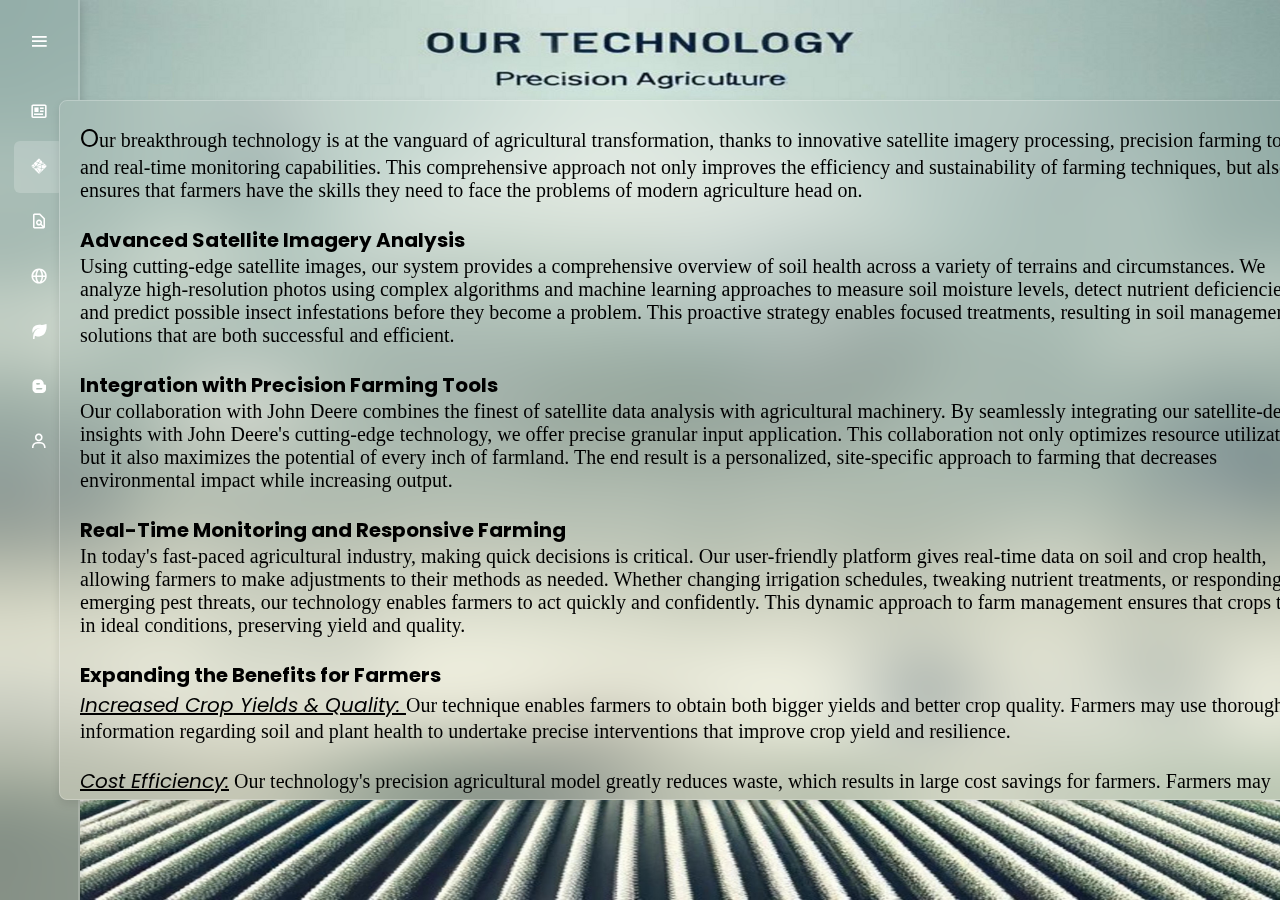
<file: templates/OurTechnology.html>
<!DOCTYPE html>
<html lang="en">
    <head>
        <meta charset="UTF-8">
        <meta http-equiv="X-UA-Compatible" content="IE=edge">
        <meta name="viewport" content="width=device-width, initial-scale=1.0">
        <title>AgroTech</title>
        <link href='https://unpkg.com/boxicons@2.1.4/css/boxicons.min.css' rel='stylesheet'>
        <style>
            @import url('https://fonts.googleapis.com/css2?family=Poppins:wght@300;400;500;600;700;800;900&display=swap');
    
    * {
        margin: 0; 
        padding: 0; 
        box-sizing: border-box;
        font-family: 'Poppins', sans-serif;
    }
    
    body {
        min-height: 100vh;
        background: url('i12.jpg') no-repeat;
        background-size: cover;
        background-position: center;
    }
    
    
    #info-text-box {
        color: #000;
        border-radius: 8px;
        padding: 20px;
        width: 1290px;
        height: 700px;
        overflow-y: auto;
        -webkit-backdrop-filter: blur(40px);
        backdrop-filter: blur(40px);
        border: 1px solid rgba(255, 255, 255, 0.25);
        font-family: 'Times New Roman', Times, serif;
        font-size: 20px;
        box-shadow: 0 4px 8px rgba(0, 0, 0, 0.1);
        position: absolute;
        top: 50%; 
        left: 55%;
        transform: translate(-50%, -50%);
    
    }
    .sidebar{
        position: fixed;
        top: 0;
        left: 0;
        width: 80px;
        height: 100%;
        background: transparent;
        -webkit-backdrop-filter: blur(40px);
        backdrop-filter: blur(40px);
        border-right: 2px solid rgba(255, 255, 255, .2);
        box-shadow: 0 0 10px rgba(0, 0, 0, .2);
        padding: 6px 14px;
        transition: .5s;
    }
    
    .sidebar.active {
        width: 260px;
    }
    
    .sidebar .logo-menu {
        display: flex;
        align-items: center;
        width: 100%;
        height: 70px;
    }
    
    .sidebar .logo-menu .logo {
        font-size: 25px;
        color: #fff;
        pointer-events: none;
        opacity: 0;
        transition: .3s;
    }
    
    .sidebar.active .logo-menu .logo {
        opacity: 1;
        transition-delay: .2s;
    }
    
    .sidebar .logo-menu .toggle-btn {
        position: absolute;
        left: 50%;
        transform: translateX(-50%);
        width: 40px;
        height: 40px;
        font-size: 22px;
        color: #fff;
        text-align: center;
        line-height: 40px;
        cursor: pointer;
        transition: .5s;
    }
    
    .sidebar.active .logo-menu .toggle-btn {
        left: 90%;
    }
    
    .sidebar .list {
        margin-top: 10px;
    }
    
    
    .list .list-item {
        list-style: none;
        width: 100%;
        height: 50px;
        margin: 5px 0;
        line-height: 50px;
    }
    
    .list .list-item a {
        display: flex;
        align-items: center;
        font-size: 18px;
        color : #fff;
        text-decoration: none;
        border-radius: 6px;
        white-space: nowrap;
        transition: .5s;
    }
    
    .list .list-item.active a,
    .list .list-item a:hover{
        background: rgba(255, 255, 255, .2);
    }
    
    .list .list-item a i {
        min-width: 50px;
        height: 50 px;
        text-align: center;
        line-height: 50px;
    }
    
    .sidebar .link-name {
        opacity: 0;
        pointer-events: none;
        transition: opacity .3s;
    }
    
    .sidebar.active .link-name {
        opacity: 1;
        pointer-events: auto;
    
    }
        </style>     
    </head>
    <body>
        <nav class = "sidebar">
            <div class="logo-menu">
                <h2 class="logo">AGROTECH</h2>
                <i class='bx bx-menu toggle-btn'></i>
            </div>
            <ul class = "list">
                <li class = "list-item">
                    <a href = "#">
                        <p onclick="openOtherPage('News.html')">
                        <i class = 'bx bx-news'></i>
                        </p>
                        <span class = "link-name"><p onclick="openOtherPage('News.html')">News</p></span>
                    </a>
                </li>
                <li class = "list-item active">
                    <a href = "#">
                        <p onclick="openOtherPage('OurTechnology.html')"><i class = 'bx bxl-netlify'></i></p>
                        <span class = "link-name"><p onclick="openOtherPage('OurTechnology.html')">Our Technology</p></span>
                    </a>
                </li>
                <li class = "list-item">
                    <a href = "#">
                        <p onclick="openOtherPage('Track.html')">
                        <i class = 'bx bx-file-find'></i>
                        </p>
                        <span class = "link-name"><p onclick="openOtherPage('Track.html')">Track</p></span>
                    </a>
                </li>
                <li class = "list-item">
                    <a href = "#">
                        <p onclick="openOtherPage('Global Expansion.html')">
                        <i class = 'bx bx-globe'></i>
                        </p>
                        <span class = "link-name"><p onclick="openOtherPage('Global Expansion.html')">Global Expansion</p></span>
                    </a>
                </li>
                <li class = "list-item">
                    <a href = "#">
                        <p onclick="openOtherPage('John Deere.html')">
                        <i class = 'bx bxs-leaf'></i>
                    </p>
                        <span class = "link-name"><p onclick="openOtherPage('John Deere.html')">John Deere</p></span>
                    </a>
                </li>
                <li class = "list-item">
                    <a href = "#">
                        <p onclick="openOtherPage('Blog.html')">
                        <i class = 'bx bxl-blogger'></i>
                        </p>
                        <span class = "link-name"><p onclick="openOtherPage('Blog.html')">Blog</p></span>
                    </a>
                </li>
                <li class = "list-item">
                    <a href = "#">
                        <p onclick="openOtherPage('Contact.html')">
                        <i class = 'bx bx-user'></i>
                        </p>
                        <span class = "link-name"><p onclick="openOtherPage('Contact.html')">Contact</p></span>
                    </a>
                </li>
            </ul>
        </nav>
        <div id="info-text-box">
            <big>O</big>ur breakthrough technology is at the vanguard of agricultural transformation, thanks to innovative satellite imagery processing, precision farming tools, and real-time monitoring capabilities. This comprehensive approach not only improves the efficiency and sustainability of farming techniques, but also ensures that farmers have the skills they need to face the problems of modern agriculture head on. 
            <br><br>
    <b>Advanced Satellite Imagery Analysis</b><br>
    Using cutting-edge satellite images, our system provides a comprehensive overview of soil health across a variety of terrains and circumstances. We analyze high-resolution photos using complex algorithms and machine learning approaches to measure soil moisture levels, detect nutrient deficiencies, and predict possible insect infestations before they become a problem. This proactive strategy enables focused treatments, resulting in soil management solutions that are both successful and efficient.
    <br><br>
    <b>Integration with Precision Farming Tools</b><br>
    Our collaboration with John Deere combines the finest of satellite data analysis with agricultural machinery. By seamlessly integrating our satellite-derived insights with John Deere's cutting-edge technology, we offer precise granular input application. This collaboration not only optimizes resource utilization, but it also maximizes the potential of every inch of farmland. The end result is a personalized, site-specific approach to farming that decreases environmental impact while increasing output.
    <br><br>
    <b>Real-Time Monitoring and Responsive Farming</b><br>
    In today's fast-paced agricultural industry, making quick decisions is critical. Our user-friendly platform gives real-time data on soil and crop health, allowing farmers to make adjustments to their methods as needed. Whether changing irrigation schedules, tweaking nutrient treatments, or responding to emerging pest threats, our technology enables farmers to act quickly and confidently. This dynamic approach to farm management ensures that crops thrive in ideal conditions, preserving yield and quality.
    <br><br>
    
    <b>Expanding the Benefits for Farmers</b><br>
    <i><u>Increased Crop Yields & Quality: </i></u> Our technique enables farmers to obtain both bigger yields and better crop quality. Farmers may use thorough information regarding soil and plant health to undertake precise interventions that improve crop yield and resilience.
    <br><br>
    <i><u>Cost Efficiency:</i></u> Our technology's precision agricultural model greatly reduces waste, which results in large cost savings for farmers. Farmers may increase efficiency and sustainability by administering water, fertilizer, and pesticides just where they are needed.
    <br><br>
    <i><u>Environmental Sustainability: </i></u>Our commitment to sustainability is evident in all aspects of our technology. By reducing input usage and improving soil health, we help to create a healthy environment. Our strategy enhances biodiversity, lowers greenhouse gas emissions, and ensures the long-term viability of agricultural fields.
    <br><br>
    <i><u>Data-Driven Decisions:</i></u>In the information era, access to accurate and timely data is critical. Our platform provides farmers with actionable insights based on detailed data analysis, allowing them to make educated decisions that result in better farm management and outcomes.
    <br><br>
    <b>Looking to the Future</b><br>
    As we continue to innovate and expand our technology capabilities, we remain committed to providing farmers worldwide with the tools they need to flourish in an ever-changing agricultural field. By leveraging satellite technology and precision farming, we are not only imagining the future of agriculture, but actually producing it. Join us on our exciting journey to a more productive, sustainable, and efficient farming future.
    </div>        
        <script src="script.js"></script>
        <script>
            function openOtherPage(filename) {
              window.location.href = filename; // Use window.location.href for same tab
            }
          </script>
    </body>
</html>
</file>
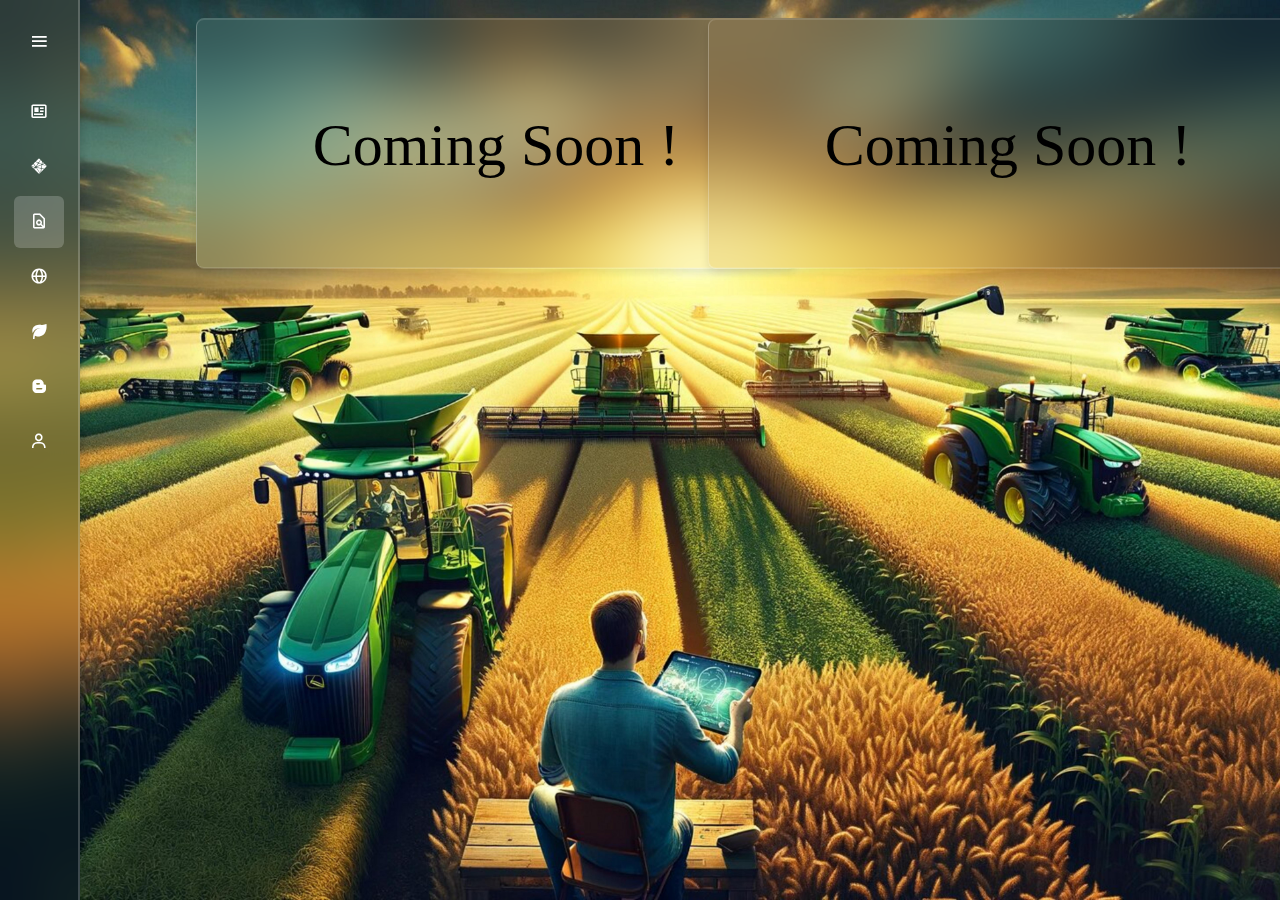
<file: templates/Track.html>
<!DOCTYPE html>
<html lang="en">
    <head>
        <meta charset="UTF-8">
        <meta http-equiv="X-UA-Compatible" content="IE=edge">
        <meta name="viewport" content="width=device-width, initial-scale=1.0">
        <title>Sidebar Menu using HTML and CSS | AgriTech</title>
        <link href='https://unpkg.com/boxicons@2.1.4/css/boxicons.min.css' rel='stylesheet'>
        <style>
            @import url('https://fonts.googleapis.com/css2?family=Poppins:wght@300;400;500;600;700;800;900&display=swap');
    
    * {
        margin: 0; 
        padding: 0; 
        box-sizing: border-box;
        font-family: 'Poppins', sans-serif;
    }
    
    body {
        min-height: 100vh;
        background: url('Track_BG.jpg') no-repeat;
        background-size: cover;
        background-position: center;
    }
    .sidebar{
    position: fixed;
    top: 0;
    left: 0;
    width: 80px;
    height: 100%;
    background: transparent;
    -webkit-backdrop-filter: blur(40px);
    backdrop-filter: blur(40px);
    border-right: 2px solid rgba(255, 255, 255, .2);
    box-shadow: 0 0 10px rgba(0, 0, 0, .2);
    padding: 6px 14px;
    transition: .5s;
}

#info-text-box-1 {
    color: #000;
    border-radius: 8px;
    padding: 20px;
    width: 600px;
    height: 250px;
    overflow-y: auto;
    -webkit-backdrop-filter: blur(40px); 
    backdrop-filter: blur(40px); 
    border: 1px solid rgba(255, 255, 255, 0.25);
    font-family: 'Times New Roman', Times, serif;
    font-size: 20px;
    box-shadow: 0 4px 8px rgba(0, 0, 0, 0.1);
    position: absolute;
    top: 9%;
    left: 20%;
    transform: translate(-10%, -25%);
    text-align : center;
    font-size: 60px;
    box-sizing: border-box;
    line-height: 210px;
}

#info-text-box-2 {
    color: #000;
    border-radius: 8px;
    padding: 20px;
    width: 600px;
    height: 250px;
    overflow-y: auto;
    -webkit-backdrop-filter: blur(40px);
    backdrop-filter: blur(40px);
    border: 1px solid rgba(255, 255, 255, 0.25);
    font-family: 'Times New Roman', Times, serif;
    font-size: 20px;
    box-shadow: 0 4px 8px rgba(0, 0, 0, 0.1);
    position: absolute;
    top: 9%;
    left: 60%;
    transform: translate(-10%, -25%);
    text-align : center;
    font-size: 60px;
    box-sizing: border-box;
    line-height: 210px;
}

.sidebar.active {
    width: 260px;
}

.sidebar .logo-menu {
    display: flex;
    align-items: center;
    width: 100%;
    height: 70px;
}

.sidebar .logo-menu .logo {
    font-size: 25px;
    color: #fff;
    pointer-events: none;
    opacity: 0;
    transition: .3s;
}

.sidebar.active .logo-menu .logo {
    opacity: 1;
    transition-delay: .2s;
}

.sidebar .logo-menu .toggle-btn {
    position: absolute;
    left: 50%;
    transform: translateX(-50%);
    width: 40px;
    height: 40px;
    font-size: 22px;
    color: #fff;
    text-align: center;
    line-height: 40px;
    cursor: pointer;
    transition: .5s;
}

.sidebar.active .logo-menu .toggle-btn {
    left: 90%;
}

.sidebar .list {
    margin-top: 10px;
}


.list .list-item {
    list-style: none;
    width: 100%;
    height: 50px;
    margin: 5px 0;
    line-height: 50px;
}

.list .list-item a {
    display: flex;
    align-items: center;
    font-size: 18px;
    color : #fff;
    text-decoration: none;
    border-radius: 6px;
    white-space: nowrap;
    transition: .5s;
}

.list .list-item.active a,
.list .list-item a:hover{
    background: rgba(255, 255, 255, .2);
}

.list .list-item a i {
    min-width: 50px;
    height: 50 px;
    text-align: center;
    line-height: 50px;
}

.sidebar .link-name {
    opacity: 0;
    pointer-events: none;
    transition: opacity .3s;
}

.sidebar.active .link-name {
    opacity: 1;
    pointer-events: auto;

}
</style>
    </head>
    <body>
        <body>
    <nav class = "sidebar">
        <div class="logo-menu">
            <h2 class="logo">AGROTECH</h2>
            <i class='bx bx-menu toggle-btn'></i>
        </div>
        <ul class = "list">
            <li class = "list-item">
                <a href = "#">
                    <p onclick="openOtherPage('News.html')">
                    <i class = 'bx bx-news'></i>
                    </p>
                    <span class = "link-name"><p onclick="openOtherPage('News.html')">News</p></span>
                </a>
            </li>
            <li class = "list-item">
                <a href = "#">
                    <p onclick="openOtherPage('OurTechnology.html')"><i class = 'bx bxl-netlify'></i></p>
                    <span class = "link-name"><p onclick="openOtherPage('OurTechnology.html')">Our Technology</p></span>
                </a>
            </li>
            <li class = "list-item active">
                <a href = "#">
                    <p onclick="openOtherPage('Track.html')">
                    <i class = 'bx bx-file-find'></i>
                    </p>
                    <span class = "link-name"><p onclick="openOtherPage('Track.html')">Track</p></span>
                </a>
            </li>
            <li class = "list-item">
                <a href = "#">
                    <p onclick="openOtherPage('Global Expansion.html')">
                    <i class = 'bx bx-globe'></i>
                    </p>
                    <span class = "link-name"><p onclick="openOtherPage('Global Expansion.html')">Global Expansion</p></span>
                </a>
            </li>
            <li class = "list-item">
                <a href = "#">
                    <p onclick="openOtherPage('John Deere.html')">
                    <i class = 'bx bxs-leaf'></i>
                </p>
                    <span class = "link-name"><p onclick="openOtherPage('John Deere.html')">John Deere</p></span>
                </a>
            </li>
            <li class = "list-item">
                <a href = "#">
                    <p onclick="openOtherPage('Blog.html')">
                    <i class = 'bx bxl-blogger'></i>
                    </p>
                    <span class = "link-name"><p onclick="openOtherPage('Blog.html')">Blog</p></span>
                </a>
            </li>
            <li class = "list-item">
                <a href = "#">
                    <p onclick="openOtherPage('Contact.html')">
                    <i class = 'bx bx-user'></i>
                    </p>
                    <span class = "link-name"><p onclick="openOtherPage('Contact.html')">Contact</p></span>
                </a>
            </li>
        </ul>
    </nav>
    <div id="info-text-box-1">
        Coming Soon !
    </div>
    <div id = "info-text-box-2">
        Coming Soon !
    </div>
    <script src="script.js"></script>
    <script>
        function openOtherPage(filename) {
          window.location.href = filename; // Use window.location.href for same tab
        }
      </script>
    </body>
</html>
</file>
